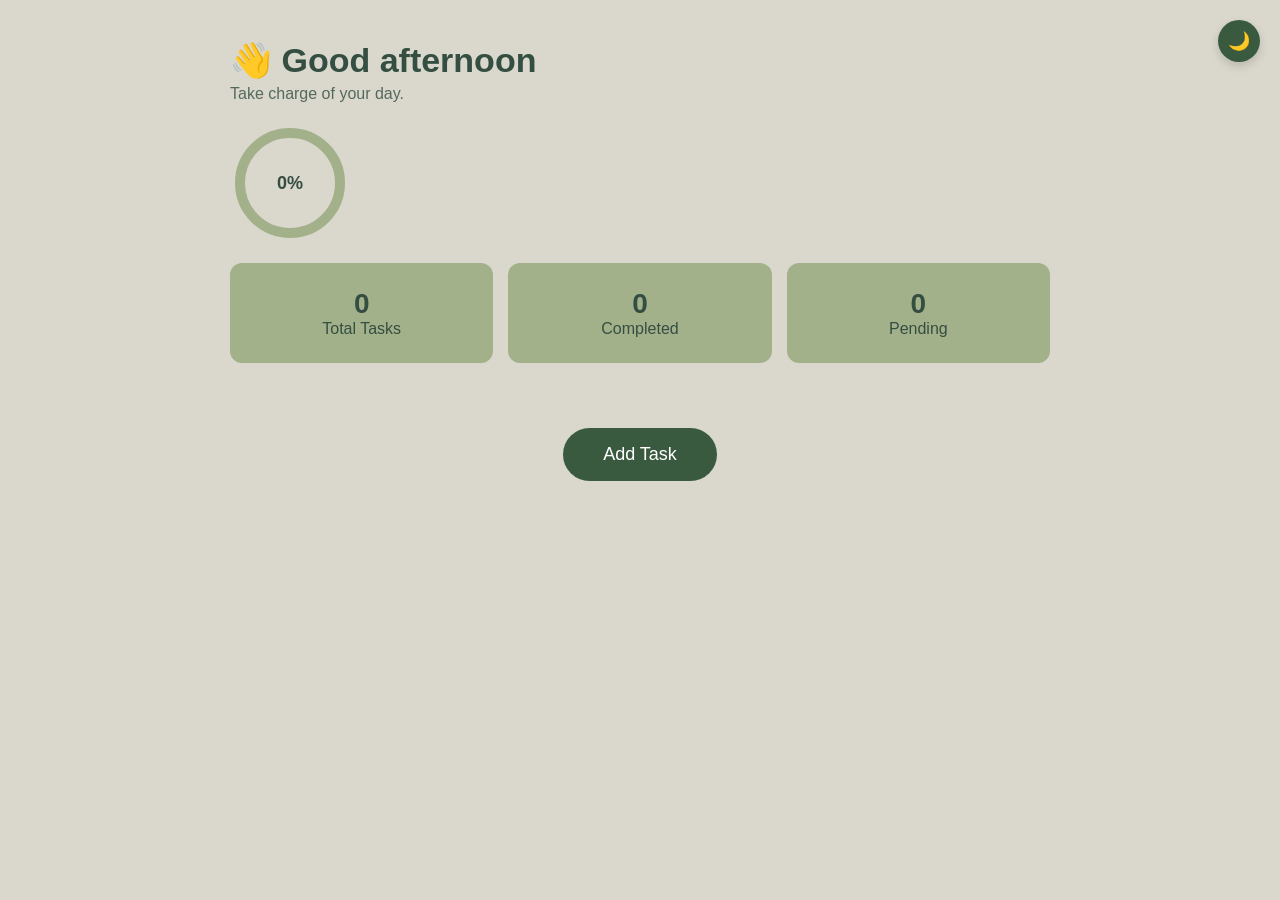
<file: index.html>
<!DOCTYPE html>
<html lang="en">
<head>

<meta charset="UTF-8">
<meta name="viewport" content="width=device-width, initial-scale=1.0">

<title>Task Dashboard</title>

<link rel="stylesheet" href="style.css">
<script src="todo.js" defer></script>

</head>

<body>

<button id="dark-toggle" class="dark-toggle">🌙</button>

<div class="container">

<header class="topbar">
<h1>👋 Good afternoon</h1>
<p>Take charge of your day.</p>
</header>

<div class="progress-ring">

<svg width="120" height="120">

<circle
class="ring-bg"
cx="60"
cy="60"
r="50"
/>

<circle
class="ring-progress"
cx="60"
cy="60"
r="50"
id="ring-progress"
/>

</svg>

<div class="ring-text" id="progress-percent">
0%
</div>

</div>

<div class="stats">

<div class="stat-card">
<h2 id="total">0</h2>
<p>Total Tasks</p>
</div>

<div class="stat-card">
<h2 id="completed">0</h2>
<p>Completed</p>
</div>

<div class="stat-card">
<h2 id="pending">0</h2>
<p>Pending</p>
</div>

</div>

<div id="task-list"></div>

<div class="add-container">
<button class="add-btn" onclick="window.location.href='add.html'">
Add Task
</button>
</div>

</div>

</body>
</html>
</file>
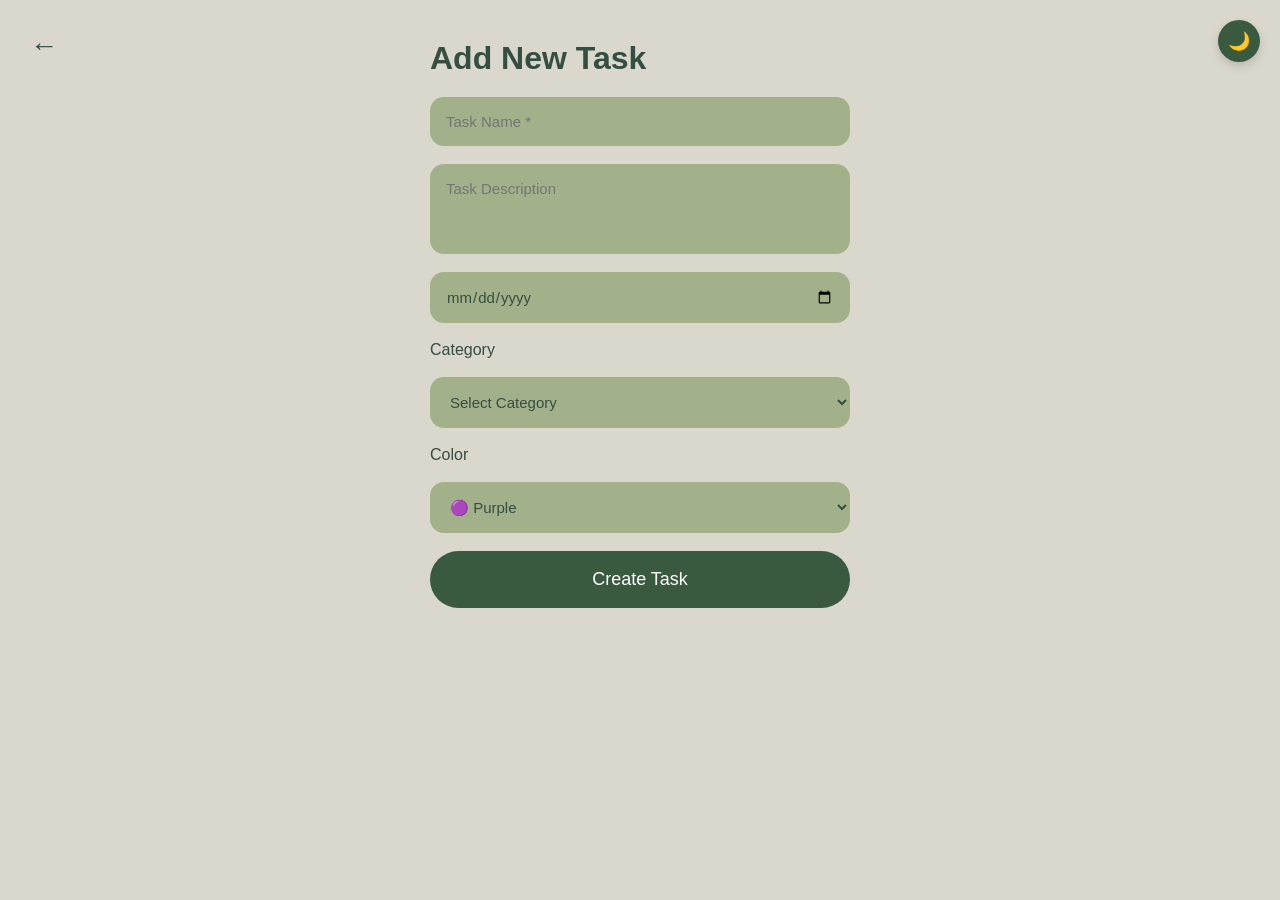
<file: add.html>
<!DOCTYPE html>
<html lang="en">
<head>

<meta charset="UTF-8">
<meta name="viewport" content="width=device-width, initial-scale=1.0">

<title>Add New Task</title>

<link rel="stylesheet" href="style.css">
<script src="todo.js" defer></script>

</head>

<body>

<button id="dark-toggle" class="dark-toggle">🌙</button>

<a href="index.html" class="back-btn">←</a>

<div class="add-page">

<h1>Add New Task</h1>

<form id="task-form">

<input id="task-title" placeholder="Task Name *" required>

<textarea id="task-desc" placeholder="Task Description"></textarea>

<input type="date" id="task-deadline">

<label>Category</label>

<select id="task-category" required>

<option value="" disabled selected>Select Category</option>
<option value="Coding">💻 Coding</option>
<option value="Home">🏠 Home</option>
<option value="Work">🏢 Work</option>
<option value="Fitness">💪 Fitness</option>
<option value="Education">📚 Education</option>
<option value="Personal">👤 Personal</option>

</select>

<label>Color</label>

<select id="task-color" required>

<option value="#9333ea">🟣 Purple</option>
<option value="#3b82f6">🔵 Blue</option>
<option value="#22c55e">🟢 Green</option>
<option value="#facc15">🟡 Yellow</option>
<option value="#fb923c">🟠 Orange</option>
<option value="#ef4444">🔴 Red</option>

</select>

<button class="create-btn" type="submit">
Create Task
</button>

</form>

</div>

</body>
</html>
</file>
<file: style.css>
/* RESET */

*{
margin:0;
padding:0;
box-sizing:border-box;
font-family:Arial, Helvetica, sans-serif;
}

/* BODY */

body{
background:#DAD7CD;
color:#344E41;
transition:0.3s;
}

/* CONTAINER */

.container{
max-width:900px;
margin:auto;
padding:40px;
}

/* HEADER */

.topbar{
margin-bottom:20px;
}

.topbar h1{
font-size:34px;
margin-bottom:5px;
}

.topbar p{
opacity:0.8;
}

/* ---------- PROGRESS RING ---------- */

.progress-ring{
position:relative;
width:120px;
height:120px;
margin:20px 0;
}

.progress-ring svg{
transform:rotate(-90deg);
}

.ring-bg{
fill:none;
stroke:#A3B18A;
stroke-width:10;
}

.ring-progress{
fill:none;
stroke:#588157;
stroke-width:10;
stroke-linecap:round;

stroke-dasharray:314;
stroke-dashoffset:314;

transition:stroke-dashoffset 0.4s ease;
}

.ring-text{
position:absolute;
top:50%;
left:50%;
transform:translate(-50%,-50%);
font-size:18px;
font-weight:bold;
color:#344E41;
}

body.dark .ring-text{
color:#DAD7CD;
}

/* ---------- PROGRESS BAR ---------- */

.progress-box{
margin-bottom:25px;
}

.progress-text{
margin-bottom:8px;
font-size:14px;
}

.progress-bar{
height:12px;
background:#A3B18A;
border-radius:20px;
overflow:hidden;
}

#progress-fill{
height:100%;
width:0%;
background:linear-gradient(90deg,#588157,#3A5A40);
transition:width 0.3s ease;
}

/* ---------- STATS ---------- */

.stats{
display:flex;
gap:15px;
margin-bottom:30px;
}

.stat-card{
background:#A3B18A;
padding:25px;
border-radius:12px;
flex:1;
text-align:center;
}

.stat-card h2{
font-size:28px;
}

/* ---------- TASK LIST ---------- */

#task-list{
display:flex;
flex-direction:column;
gap:15px;
}

/* TASK CARD */

.task{
background:#A3B18A;
border-left:6px solid #588157;
border-radius:16px;
padding:18px;
display:flex;
flex-direction:column;
gap:8px;
transition:0.2s;
}

.task:hover{
transform:translateY(-2px);
}

.task-title{
font-size:18px;
font-weight:bold;
cursor:pointer;
}

.task.completed .task-title{
text-decoration:line-through;
opacity:0.6;
}

.task-meta{
font-size:12px;
opacity:0.9;
}

/* TASK HEADER */

.task-header{
display:flex;
justify-content:space-between;
align-items:center;
}

/* DELETE BUTTON */

.delete-btn{
background:none;
border:none;
font-size:18px;
cursor:pointer;
color:#344E41;
}

/* OVERDUE TASK */

.overdue{
border-left:6px solid red !important;
}

/* ---------- ADD TASK BUTTON ---------- */

.add-container{
display:flex;
justify-content:center;
margin-top:35px;
}

.add-btn{
background:#3A5A40;
color:white;
border:none;
padding:16px 40px;
border-radius:40px;
font-size:18px;
cursor:pointer;
transition:0.2s;
}

.add-btn:hover{
background:#344E41;
}

/* ---------- ADD TASK PAGE ---------- */

.add-page{
max-width:500px;
margin:auto;
padding:40px;
display:flex;
flex-direction:column;
gap:20px;
}

/* BACK BUTTON */

.back-btn{
position:absolute;
left:30px;
top:30px;
font-size:28px;
color:#344E41;
text-decoration:none;
font-weight:bold;
}

body.dark .back-btn{
color:#DAD7CD;
}

/* FORM */

#task-form{
display:flex;
flex-direction:column;
gap:18px;
}

#task-form input,
#task-form textarea,
#task-form select{
background:#A3B18A;
border:none;
border-radius:14px;
padding:16px;
font-size:15px;
color:#344E41;
outline:none;
}

#task-form textarea{
resize:none;
height:90px;
}

/* CREATE BUTTON */

.create-btn{
background:#3A5A40;
color:white;
border:none;
padding:18px;
border-radius:40px;
font-size:18px;
cursor:pointer;
transition:0.2s;
}

.create-btn:hover{
background:#344E41;
}

/* ---------- DARK MODE ---------- */

body.dark{
background:#344E41;
color:#DAD7CD;
}

body.dark .stat-card{
background:#3A5A40;
color:#DAD7CD;
}

body.dark .task{
background:#3A5A40;
border-left:6px solid #A3B18A;
}

body.dark .progress-bar{
background:#3A5A40;
}

body.dark #progress-fill{
background:linear-gradient(90deg,#A3B18A,#588157);
}

body.dark #task-form input,
body.dark #task-form textarea,
body.dark #task-form select{
background:#3A5A40;
color:#DAD7CD;
}

body.dark .add-btn,
body.dark .create-btn{
background:#588157;
}

body.dark .delete-btn{
color:#DAD7CD;
}

/* ---------- DARK MODE BUTTON ---------- */

.dark-toggle{
position:fixed;
top:20px;
right:20px;
width:42px;
height:42px;
border-radius:50%;
border:none;
background:#3A5A40;
color:white;
font-size:18px;
cursor:pointer;
box-shadow:0 4px 10px rgba(0,0,0,0.15);
}

body.dark .dark-toggle{
background:#DAD7CD;
color:#344E41;
}
</file>
